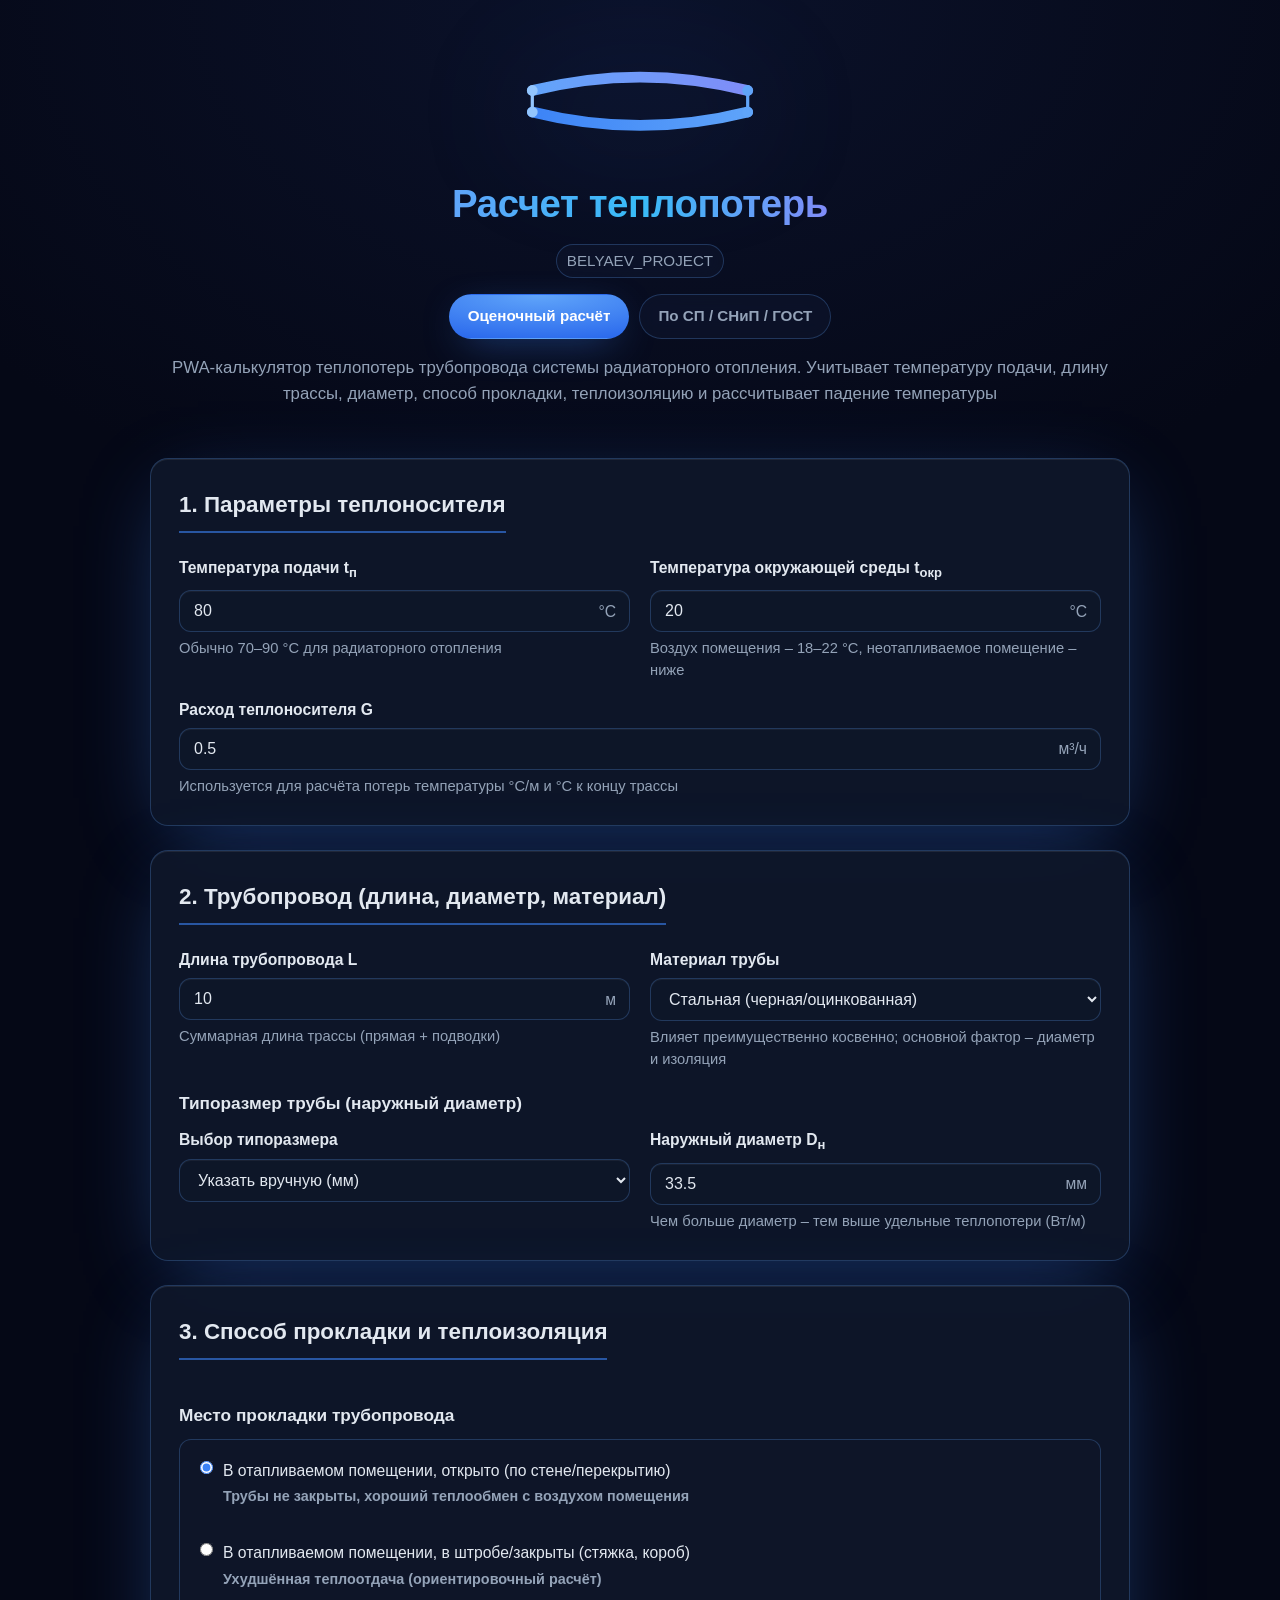
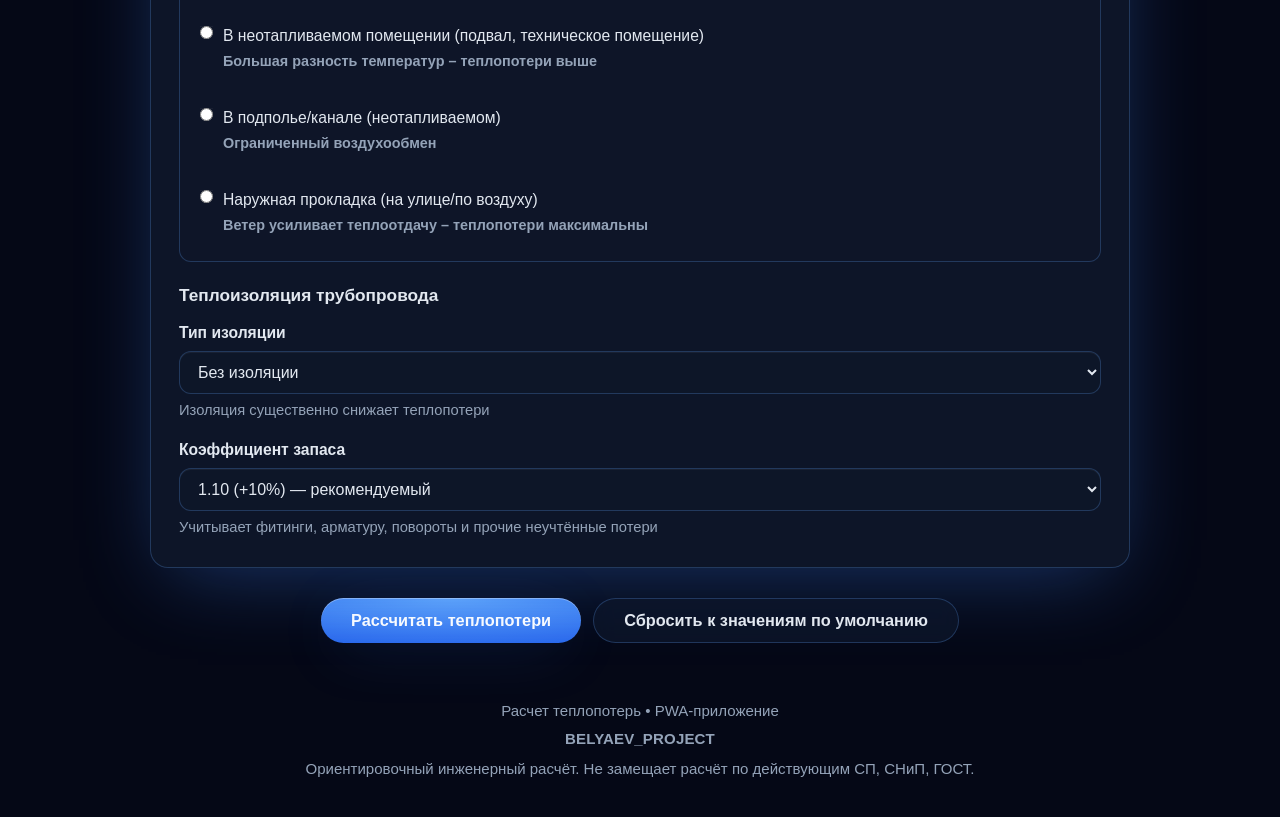
<file: index.html>
<!DOCTYPE html>
<html lang="ru">
<head>
  <meta charset="UTF-8" />
  <meta name="viewport" content="width=device-width, initial-scale=1.0, viewport-fit=cover" />
  <meta name="theme-color" content="#1e3a8a" />
  <meta name="apple-mobile-web-app-capable" content="yes" />
  <meta name="apple-mobile-web-app-status-bar-style" content="black-translucent" />
  <meta name="description" content="PWA-калькулятор теплопотерь трубопровода радиаторного отопления. Расчет теплопотерь Вт/м, Вт, кВт и падения температуры °С/м, °С. BELYAEV_PROJECT" />
  <link rel="manifest" href="manifest.json" />
  <link rel="apple-touch-icon" href="icons/icon-192.png" />
  <link rel="icon" type="image/png" href="icons/icon-192.png" />
  <title>Расчет теплопотерь — PWA | BELYAEV_PROJECT</title>
  <link rel="stylesheet" href="assets/styles.css" />
</head>
<body>
  <div class="container">
    <header>
      <div class="brand">
        <svg class="splash-curve" width="320" height="140" viewBox="0 0 520 180" xmlns="http://www.w3.org/2000/svg" aria-hidden="true">
          <defs>
            <linearGradient id="g1" x1="40" y1="60" x2="480" y2="60" gradientUnits="userSpaceOnUse">
              <stop stop-color="#60a5fa"/>
              <stop offset="1" stop-color="#818cf8"/>
            </linearGradient>
            <linearGradient id="g2" x1="40" y1="120" x2="480" y2="120" gradientUnits="userSpaceOnUse">
              <stop stop-color="#3b82f6"/>
              <stop offset="1" stop-color="#60a5fa"/>
            </linearGradient>
          </defs>
          <path d="M60 70 Q260 20 460 70" stroke="url(#g1)" stroke-width="20" fill="none" stroke-linecap="round"/>
          <path d="M60 110 Q260 160 460 110" stroke="url(#g2)" stroke-width="20" fill="none" stroke-linecap="round"/>
          <circle cx="60" cy="70" r="10" fill="#93c5fd"/>
          <circle cx="460" cy="70" r="10" fill="#60a5fa"/>
          <circle cx="60" cy="110" r="10" fill="#93c5fd"/>
          <circle cx="460" cy="110" r="10" fill="#60a5fa"/>
          <path d="M60 70 L60 110" stroke="#93c5fd" stroke-width="6" stroke-linecap="round"/>
          <path d="M460 70 L460 110" stroke="#60a5fa" stroke-width="6" stroke-linecap="round"/>
        </svg>
        <h1 class="app-title">Расчет теплопотерь</h1>
        <div class="project-tag">BELYAEV_PROJECT</div>
      </div>
      <nav class="topnav">
        <a href="index.html" class="active">Оценочный расчёт</a>
        <a href="sp.html">По СП / СНиП / ГОСТ</a>
      </nav>
      <p class="subtitle">PWA-калькулятор теплопотерь трубопровода системы радиаторного отопления. Учитывает температуру подачи, длину трассы, диаметр, способ прокладки, теплоизоляцию и рассчитывает падение температуры</p>
    </header>

    <form id="heatLossForm">
      <div class="card">
        <h2>1. Параметры теплоносителя</h2>
        <div class="grid grid-2">
          <div class="form-group">
            <label for="tSupply">Температура подачи t<sub>п</sub></label>
            <div class="input-wrapper">
              <input type="number" id="tSupply" step="0.1" min="40" max="110" value="80" required />
              <span class="unit">°С</span>
            </div>
            <p class="help-text">Обычно 70–90 °С для радиаторного отопления</p>
          </div>
          <div class="form-group">
            <label for="tEnv">Температура окружающей среды t<sub>окр</sub></label>
            <div class="input-wrapper">
              <input type="number" id="tEnv" step="0.1" min="-40" max="40" value="20" required />
              <span class="unit">°С</span>
            </div>
            <p class="help-text">Воздух помещения – 18–22 °С, неотапливаемое помещение – ниже</p>
          </div>
        </div>
        <div class="form-group" style="margin-top: clamp(10px,2vw,16px)">
          <label for="flowRate">Расход теплоносителя G</label>
          <div class="input-wrapper">
            <input type="number" id="flowRate" step="0.01" min="0.01" max="10000" value="0.5" required />
            <span class="unit">м³/ч</span>
          </div>
          <p class="help-text">Используется для расчёта потерь температуры °С/м и °С к концу трассы</p>
        </div>
      </div>

      <div class="card">
        <h2>2. Трубопровод (длина, диаметр, материал)</h2>
        <div class="grid grid-2">
          <div class="form-group">
            <label for="pipeLength">Длина трубопровода L</label>
            <div class="input-wrapper">
              <input type="number" id="pipeLength" step="0.1" min="0.1" max="10000" value="10" required />
              <span class="unit">м</span>
            </div>
            <p class="help-text">Суммарная длина трассы (прямая + подводки)</p>
          </div>
          <div class="form-group">
            <label for="pipeMaterial">Материал трубы</label>
            <select id="pipeMaterial">
              <option value="steel">Стальная (черная/оцинкованная)</option>
              <option value="pp">Полипропилен (PP-R/PP-RCT)</option>
              <option value="pex">PEX/PEX-Al-PEX (металлопластик)</option>
              <option value="pe">ПЭ/PERT</option>
              <option value="cu">Медь</option>
            </select>
            <p class="help-text">Влияет преимущественно косвенно; основной фактор – диаметр и изоляция</p>
          </div>
        </div>
        <h3>Типоразмер трубы (наружный диаметр)</h3>
        <div class="grid grid-2">
          <div class="form-group">
            <label for="diameterType">Выбор типоразмера</label>
            <select id="diameterType">
              <option value="custom">Указать вручную (мм)</option>
              <optgroup label="Стальная ВГП (ГОСТ 3262-75), наружный Ø мм">
                <option value="15.9">Ду15 (Ø21.3)</option>
                <option value="21.3">Ду20 (Ø26.8)</option>
                <option value="26.8">Ду25 (Ø33.5)</option>
                <option value="33.5">Ду32 (Ø42.3)</option>
                <option value="42.3">Ду40 (Ø48.0)</option>
                <option value="48.0">Ду50 (Ø60.0)</option>
                <option value="60.3">Ду65 (Ø76.1)</option>
                <option value="73.0">Ду80 (Ø88.9)</option>
                <option value="88.9">Ду100 (Ø114.3)</option>
              </optgroup>
              <optgroup label="Полипропилен, наружный Ø мм">
                <option value="20.0">PP 20×3.4 (Ø20)</option>
                <option value="25.0">PP 25×4.2 (Ø25)</option>
                <option value="32.0">PP 32×5.4 (Ø32)</option>
                <option value="40.0">PP 40×6.7 (Ø40)</option>
                <option value="50.0">PP 50×8.4 (Ø50)</option>
                <option value="63.0">PP 63×10.5 (Ø63)</option>
                <option value="75.0">PP 75×12.5 (Ø75)</option>
                <option value="90.0">PP 90×15.0 (Ø90)</option>
              </optgroup>
              <optgroup label="Металлопластик, наружный Ø мм">
                <option value="16.0">16х2.0 (Ø16)</option>
                <option value="20.0">20х2.0 (Ø20)</option>
                <option value="26.0">26х3.0 (Ø26)</option>
                <option value="32.0">32х3.0 (Ø32)</option>
                <option value="40.0">40х3.5 (Ø40)</option>
                <option value="50.0">50х4.0 (Ø50)</option>
              </optgroup>
              <optgroup label="Медь, наружный Ø мм">
                <option value="15.0">15 (Ø15)</option>
                <option value="18.0">18 (Ø18)</option>
                <option value="22.0">22 (Ø22)</option>
                <option value="28.0">28 (Ø28)</option>
                <option value="35.0">35 (Ø35)</option>
                <option value="42.0">42 (Ø42)</option>
                <option value="54.0">54 (Ø54)</option>
              </optgroup>
            </select>
          </div>
          <div class="form-group">
            <label for="outerDiameter">Наружный диаметр D<sub>н</sub></label>
            <div class="input-wrapper">
              <input type="number" id="outerDiameter" step="0.1" min="6" max="200" value="33.5" required />
              <span class="unit">мм</span>
            </div>
            <p class="help-text">Чем больше диаметр – тем выше удельные теплопотери (Вт/м)</p>
          </div>
        </div>
      </div>

      <div class="card">
        <h2>3. Способ прокладки и теплоизоляция</h2>
        <h3>Место прокладки трубопровода</h3>
        <div class="radio-group">
          <label class="radio-item">
            <input type="radio" name="layingType" value="indoor_open" checked />
            <div class="radio-content">
              <span class="radio-label">В отапливаемом помещении, открыто (по стене/перекрытию)</span>
              <span class="radio-desc">Трубы не закрыты, хороший теплообмен с воздухом помещения</span>
            </div>
          </label>
          <label class="radio-item">
            <input type="radio" name="layingType" value="indoor_closed" />
            <div class="radio-content">
              <span class="radio-label">В отапливаемом помещении, в штробе/закрыты (стяжка, короб)</span>
              <span class="radio-desc">Ухудшённая теплоотдача (ориентировочный расчёт)</span>
            </div>
          </label>
          <label class="radio-item">
            <input type="radio" name="layingType" value="unheated_room" />
            <div class="radio-content">
              <span class="radio-label">В неотапливаемом помещении (подвал, техническое помещение)</span>
              <span class="radio-desc">Большая разность температур – теплопотери выше</span>
            </div>
          </label>
          <label class="radio-item">
            <input type="radio" name="layingType" value="crawl_space" />
            <div class="radio-content">
              <span class="radio-label">В подполье/канале (неотапливаемом)</span>
              <span class="radio-desc">Ограниченный воздухообмен</span>
            </div>
          </label>
          <label class="radio-item">
            <input type="radio" name="layingType" value="outdoor" />
            <div class="radio-content">
              <span class="radio-label">Наружная прокладка (на улице/по воздуху)</span>
              <span class="radio-desc">Ветер усиливает теплоотдачу – теплопотери максимальны</span>
            </div>
          </label>
        </div>

        <h3 style="margin-top: clamp(14px,2vw,20px)">Теплоизоляция трубопровода</h3>
        <div class="grid grid-2">
          <div class="form-group">
            <label for="insulationType">Тип изоляции</label>
            <select id="insulationType">
              <option value="none">Без изоляции</option>
              <option value="foam_pe">Пенополиэтилен (PE) — мягкая гильза</option>
              <option value="mineral_wool">Минеральная вата (маты/цилиндры)</option>
              <option value="ppu_shell">ППУ скорлупа</option>
              <option value="rubber">Каучук вспененный (EPDM)</option>
              <option value="foam">Пенополистирол скорлупа</option>
              <option value="custom">Указать толщину вручную</option>
            </select>
            <p class="help-text">Изоляция существенно снижает теплопотери</p>
          </div>
          <div class="form-group" id="insulationThicknessGroup" class="hidden">
            <label for="insulationThickness">Толщина теплоизоляции δ<sub>из</sub></label>
            <div class="input-wrapper">
              <input type="number" id="insulationThickness" step="1" min="0" max="100" value="20" />
              <span class="unit">мм</span>
            </div>
            <p class="help-text">Рекомендуется подбирать по диаметру и условиям прокладки</p>
          </div>
        </div>

        <div class="form-group" style="margin-top: clamp(10px,2vw,16px)">
          <label for="safetyFactor">Коэффициент запаса</label>
          <select id="safetyFactor">
            <option value="1.00">1.00 (без запаса)</option>
            <option value="1.05">1.05 (+5%)</option>
            <option value="1.10" selected>1.10 (+10%) — рекомендуемый</option>
            <option value="1.15">1.15 (+15%)</option>
            <option value="1.20">1.20 (+20%) — для неотапливаемых/уличных</option>
            <option value="1.30">1.30 (+30%)</option>
          </select>
          <p class="help-text">Учитывает фитинги, арматуру, повороты и прочие неучтённые потери</p>
        </div>
      </div>

      <div class="btn-group">
        <button type="submit" class="btn-primary">Рассчитать теплопотери</button>
        <button type="button" class="btn-secondary" id="resetBtn">Сбросить к значениям по умолчанию</button>
      </div>

      <div class="results" id="results">
        <h2>Результаты расчёта</h2>
        <div class="result-grid">
          <div class="result-item">
            <div class="result-label">Температура подачи t<sub>п</sub></div>
            <div class="result-value" id="tAvg">— °С</div>
          </div>
          <div class="result-item">
            <div class="result-label">Разность температур Δt = t<sub>п</sub> – t<sub>окр</sub></div>
            <div class="result-value" id="deltaT">— °С</div>
          </div>
          <div class="result-item">
            <div class="result-label">Наружный диаметр трубы D<sub>н</sub></div>
            <div class="result-value" id="dOutMm">— мм</div>
          </div>
          <div class="result-item">
            <div class="result-label">Поверхность трубы на 1 м, F<sub>1м</sub></div>
            <div class="result-value" id="surf1m">— м²/м</div>
          </div>
          <div class="result-item">
            <div class="result-label">Удельные теплопотери q</div>
            <div class="result-value" id="qPerM">— Вт/м</div>
            <div class="help-text" id="qNote"></div>
          </div>
          <div class="result-item">
            <div class="result-label">Теплопотери всего (без запаса)</div>
            <div class="result-value" id="qTotalNoSafe">— Вт</div>
          </div>
          <div class="result-item">
            <div class="result-label">Коэффициент запаса</div>
            <div class="result-value" id="safeFactorVal">—</div>
          </div>
          <div class="result-item">
            <div class="result-label">Теплопотери всего (с запасом)</div>
            <div class="result-value big" id="qTotalSafe">— Вт</div>
          </div>
          <div class="result-item">
            <div class="result-label">Теплопотери всего (с запасом)</div>
            <div class="result-value" id="qTotalKw">— кВт</div>
          </div>
          <div class="result-item">
            <div class="result-label">Потери температуры на 1 м трассы</div>
            <div class="result-value" id="dtPerM">— °С/м</div>
          </div>
          <div class="result-item">
            <div class="result-label">Потери температуры к концу трассы (L)</div>
            <div class="result-value" id="dtTotal">— °С</div>
          </div>
        </div>

        <div class="formula-box">
          <h4>Используемые формулы (информационно)</h4>
          <p>Удельные теплопотери неизолированной трубы:</p>
          <div class="formula">q<sub>1м,без</sub> = α<sub>н</sub> · π · D<sub>н</sub> / 1000 · (t<sub>п</sub> – t<sub>окр</sub>), [Вт/м]</div>
          <p>Теплопотери с учётом изоляции:</p>
          <div class="formula">q<sub>1м</sub> = q<sub>1м,без</sub> · K<sub>сн</sub>, [Вт/м]</div>
          <p>Общие теплопотери:</p>
          <div class="formula">Q = q<sub>1м</sub> · L · k<sub>зап</sub>, [Вт]</div>
          <p>Падение температуры теплоносителя (вода):</p>
          <div class="formula">Δt<sub>на 1 м</sub> = q<sub>1м</sub> / (G · ρ · c<sub>p</sub>), [°С/м]; &nbsp; Δt<sub>L</sub> = Δt<sub>на 1 м</sub> · L, [°С]</div>
          <div class="note"><strong>Примечание:</strong> Расчёт ориентировочный (оценочный). Приняты приближения: ρ<sub>вода</sub> ≈ 970 кг/м³, c<sub>p,вода</sub> ≈ 4186 Дж/(кг·°С), G переведён в м³/с. Фактические значения зависят от режима эксплуатации.</div>
        </div>
      </div>
    </form>

    <footer>
      <div>Расчет теплопотерь • PWA-приложение</div>
      <div class="footer-project">BELYAEV_PROJECT</div>
      <div style="margin-top:6px">Ориентировочный инженерный расчёт. Не замещает расчёт по действующим СП, СНиП, ГОСТ.</div>
    </footer>
  </div>

  <div class="install-banner" id="installBanner">
    <span>Установить приложение на устройство?</span>
    <button class="install-btn" id="installBtn">Установить</button>
    <button class="install-close" id="installClose">✕</button>
  </div>

  <script src="assets/app.js"></script>
</body>
</html>
</file>
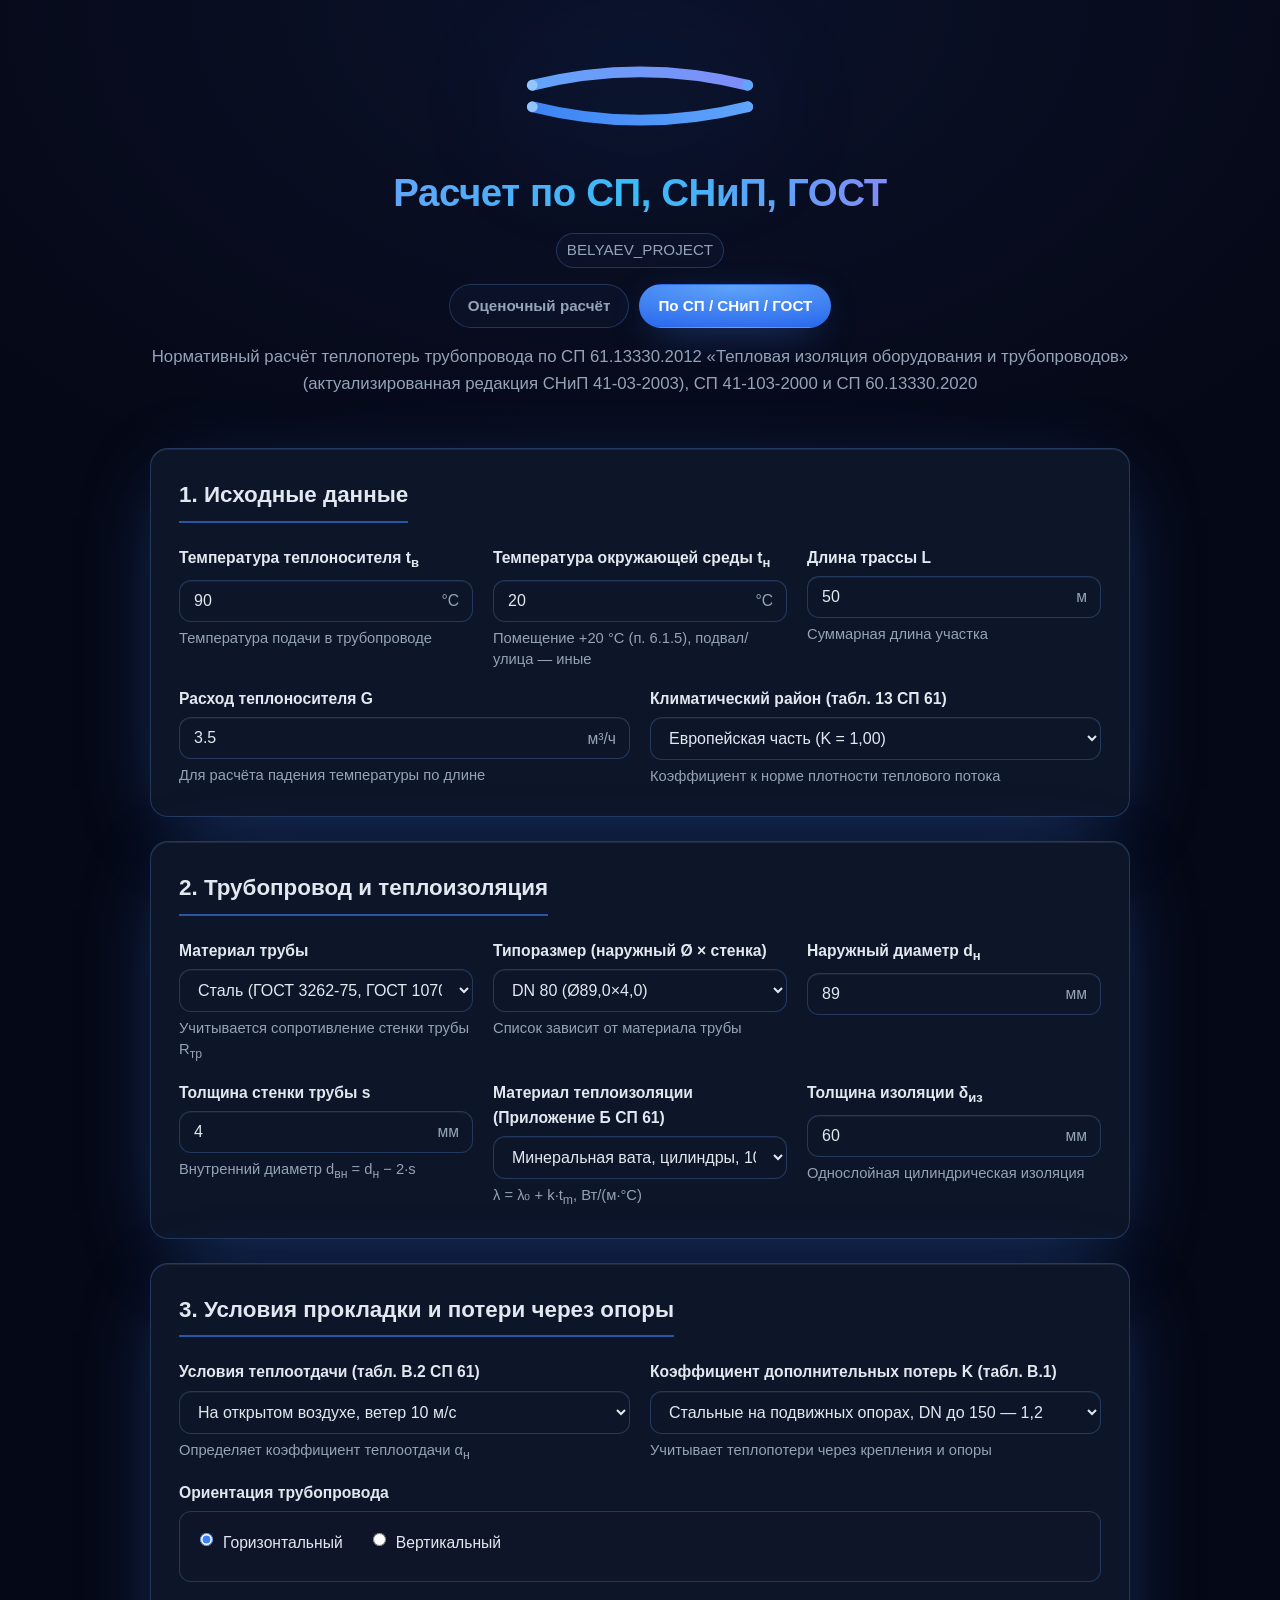
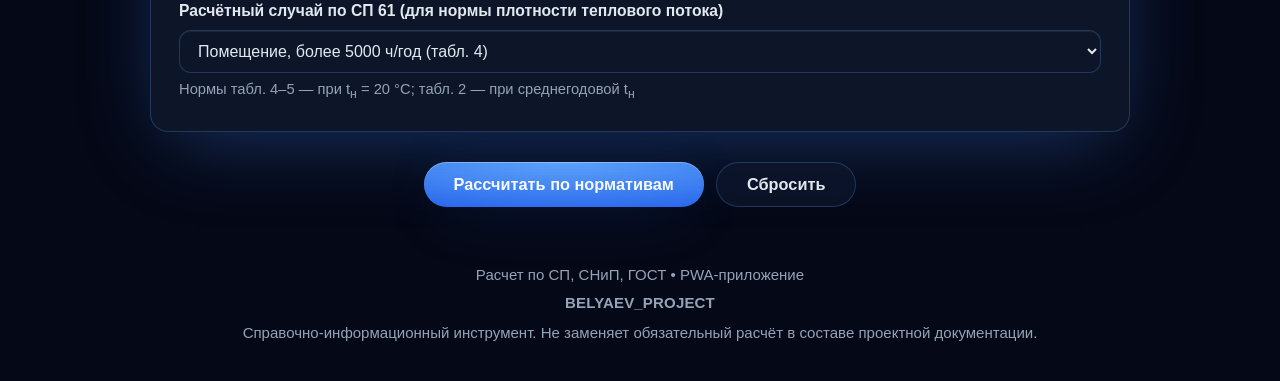
<file: sp.html>
<!DOCTYPE html>
<html lang="ru">
<head>
  <meta charset="UTF-8" />
  <meta name="viewport" content="width=device-width, initial-scale=1.0, viewport-fit=cover" />
  <meta name="theme-color" content="#1e3a8a" />
  <meta name="apple-mobile-web-app-capable" content="yes" />
  <meta name="description" content="Калькулятор теплопотерь трубопровода по СП 61.13330.2012, СП 41-103-2000, СП 60.13330.2020. BELYAEV_PROJECT" />
  <link rel="manifest" href="manifest.json" />
  <link rel="apple-touch-icon" href="icons/icon-192.png" />
  <link rel="icon" type="image/png" href="icons/icon-192.png" />
  <title>Расчет по СП, СНиП, ГОСТ — BELYAEV_PROJECT</title>
  <link rel="stylesheet" href="assets/styles.css" />
</head>
<body>
  <div class="container">
    <header>
      <div class="brand">
        <svg class="splash-curve" width="300" height="120" viewBox="0 0 520 180" xmlns="http://www.w3.org/2000/svg" aria-hidden="true">
          <defs>
            <linearGradient id="hg1" x1="40" y1="60" x2="480" y2="60" gradientUnits="userSpaceOnUse">
              <stop stop-color="#60a5fa"/><stop offset="1" stop-color="#818cf8"/>
            </linearGradient>
            <linearGradient id="hg2" x1="40" y1="120" x2="480" y2="120" gradientUnits="userSpaceOnUse">
              <stop stop-color="#3b82f6"/><stop offset="1" stop-color="#60a5fa"/>
            </linearGradient>
          </defs>
          <path d="M60 70 Q260 20 460 70" stroke="url(#hg1)" stroke-width="20" fill="none" stroke-linecap="round"/>
          <path d="M60 110 Q260 160 460 110" stroke="url(#hg2)" stroke-width="20" fill="none" stroke-linecap="round"/>
          <circle cx="60" cy="70" r="10" fill="#93c5fd"/><circle cx="460" cy="70" r="10" fill="#60a5fa"/>
          <circle cx="60" cy="110" r="10" fill="#93c5fd"/><circle cx="460" cy="110" r="10" fill="#60a5fa"/>
        </svg>
        <h1 class="app-title">Расчет по СП, СНиП, ГОСТ</h1>
        <div class="project-tag">BELYAEV_PROJECT</div>
      </div>
      <nav class="topnav">
        <a href="index.html">Оценочный расчёт</a>
        <a href="sp.html" class="active">По СП / СНиП / ГОСТ</a>
      </nav>
      <p class="subtitle">Нормативный расчёт теплопотерь трубопровода по СП 61.13330.2012 «Тепловая изоляция оборудования и трубопроводов» (актуализированная редакция СНиП 41-03-2003), СП 41-103-2000 и СП 60.13330.2020</p>
    </header>

    <form id="spForm">
      <div class="card">
        <h2>1. Исходные данные</h2>
        <div class="grid grid-3">
          <div class="form-group">
            <label for="spTv">Температура теплоносителя t<sub>в</sub></label>
            <div class="input-wrapper">
              <input type="number" id="spTv" step="0.1" min="20" max="400" value="90" required />
              <span class="unit">°С</span>
            </div>
            <p class="help-text">Температура подачи в трубопроводе</p>
          </div>
          <div class="form-group">
            <label for="spTn">Температура окружающей среды t<sub>н</sub></label>
            <div class="input-wrapper">
              <input type="number" id="spTn" step="0.1" min="-60" max="60" value="20" required />
              <span class="unit">°С</span>
            </div>
            <p class="help-text">Помещение +20 °С (п. 6.1.5), подвал/улица — иные</p>
          </div>
          <div class="form-group">
            <label for="spLength">Длина трассы L</label>
            <div class="input-wrapper">
              <input type="number" id="spLength" step="0.1" min="0.1" max="100000" value="50" required />
              <span class="unit">м</span>
            </div>
            <p class="help-text">Суммарная длина участка</p>
          </div>
        </div>
        <div class="grid grid-2" style="margin-top: clamp(10px,2vw,16px)">
          <div class="form-group">
            <label for="spFlow">Расход теплоносителя G</label>
            <div class="input-wrapper">
              <input type="number" id="spFlow" step="0.01" min="0.01" max="100000" value="3.5" required />
              <span class="unit">м³/ч</span>
            </div>
            <p class="help-text">Для расчёта падения температуры по длине</p>
          </div>
          <div class="form-group">
            <label for="spRegion">Климатический район (табл. 13 СП 61)</label>
            <select id="spRegion">
              <option value="eu">Европейская часть (K = 1,00)</option>
              <option value="siberia">Урал, Западная и Восточная Сибирь (K = 0,98)</option>
              <option value="far">Дальний Восток и Крайний Север (K = 0,96)</option>
            </select>
            <p class="help-text">Коэффициент к норме плотности теплового потока</p>
          </div>
        </div>
      </div>

      <div class="card">
        <h2>2. Трубопровод и теплоизоляция</h2>
        <div class="grid grid-3">
          <div class="form-group">
            <label for="spPipeMat">Материал трубы</label>
            <select id="spPipeMat">
              <option value="steel" selected>Сталь (ГОСТ 3262-75, ГОСТ 10704-91)</option>
              <option value="ppr">Полипропилен PP-R (ГОСТ 32415-2013, DIN 8077/8078)</option>
              <option value="pex">Сшитый полиэтилен PEX (DIN 16892)</option>
              <option value="mp">Металлопластик PEX-AL-PEX (ГОСТ Р 53630-2015)</option>
              <option value="copper">Медь (ГОСТ 617-2006, EN 1057)</option>
            </select>
            <p class="help-text">Учитывается сопротивление стенки трубы R<sub>тр</sub></p>
          </div>
          <div class="form-group">
            <label for="spDnSelect">Типоразмер (наружный Ø × стенка)</label>
            <select id="spDnSelect"></select>
            <p class="help-text">Список зависит от материала трубы</p>
          </div>
          <div class="form-group">
            <label for="spDn">Наружный диаметр d<sub>н</sub></label>
            <div class="input-wrapper">
              <input type="number" id="spDn" step="0.1" min="4" max="2000" value="89" required />
              <span class="unit">мм</span>
            </div>
          </div>
        </div>

        <div class="grid grid-3" style="margin-top: clamp(10px,2vw,16px)">
          <div class="form-group">
            <label for="spWall">Толщина стенки трубы s</label>
            <div class="input-wrapper">
              <input type="number" id="spWall" step="0.1" min="0.1" max="100" value="4" required />
              <span class="unit">мм</span>
            </div>
            <p class="help-text">Внутренний диаметр d<sub>вн</sub> = d<sub>н</sub> − 2·s</p>
          </div>
          <div class="form-group">
            <label for="spMaterial">Материал теплоизоляции (Приложение Б СП 61)</label>
            <select id="spMaterial">
              <option value="mw_cyl_100">Минеральная вата, цилиндры, 100 кг/м³</option>
              <option value="mw_cyl_80">Минеральная вата, цилиндры, 80 кг/м³</option>
              <option value="mw_cyl_150">Минеральная вата, цилиндры, 150 кг/м³</option>
              <option value="mw_mat_100">Маты минераловатные прошивные, 100 кг/м³</option>
              <option value="mw_super_45">Супертонкое базальтовое волокно, 40–60 кг/м³</option>
              <option value="glass_45">Супертонкое стеклянное волокно, 40–60 кг/м³</option>
              <option value="ppu_50">Пенополиуретан (ППУ), 50 кг/м³</option>
              <option value="ppu_40">Пенополиуретан (ППУ), 40 кг/м³</option>
              <option value="ppu_70">Пенополиуретан (ППУ), 70 кг/м³</option>
              <option value="rubber">Вспененный каучук (EPDM), 60–80 кг/м³</option>
              <option value="pe_20">Пенополиэтилен, 20 кг/м³</option>
              <option value="pe_50">Пенополиэтилен, 50 кг/м³</option>
              <option value="ps_25">Пенополистирол, 25 кг/м³</option>
              <option value="ps_17">Пенополистирол, 17 кг/м³</option>
            </select>
            <p class="help-text">λ = λ₀ + k·t<sub>m</sub>, Вт/(м·°С)</p>
          </div>
          <div class="form-group">
            <label for="spThickness">Толщина изоляции δ<sub>из</sub></label>
            <div class="input-wrapper">
              <input type="number" id="spThickness" step="1" min="0" max="500" value="60" required />
              <span class="unit">мм</span>
            </div>
            <p class="help-text">Однослойная цилиндрическая изоляция</p>
          </div>
        </div>
      </div>

      <div class="card">
        <h2>3. Условия прокладки и потери через опоры</h2>
        <div class="grid grid-2">
          <div class="form-group">
            <label for="spPlacement">Условия теплоотдачи (табл. В.2 СП 61)</label>
            <select id="spPlacement">
              <option value="indoor_high">В помещении, покрытие с высоким коэф. излучения</option>
              <option value="indoor_low">В помещении, покрытие с низким коэф. излучения</option>
              <option value="air_5">На открытом воздухе, ветер 5 м/с</option>
              <option value="air_10" selected>На открытом воздухе, ветер 10 м/с</option>
              <option value="air_15">На открытом воздухе, ветер 15 м/с</option>
              <option value="channel">В канале (α = 11 Вт/(м²·°С))</option>
            </select>
            <p class="help-text">Определяет коэффициент теплоотдачи α<sub>н</sub></p>
          </div>
          <div class="form-group">
            <label for="spK">Коэффициент дополнительных потерь K (табл. В.1)</label>
            <select id="spK">
              <option value="steel_movable_small">Стальные на подвижных опорах, DN до 150 — 1,2</option>
              <option value="steel_movable_big">Стальные на подвижных опорах, DN 150 и более — 1,15</option>
              <option value="steel_suspended">Стальные на подвесных опорах — 1,05</option>
              <option value="nonmetal">Неметаллические трубы — 1,7</option>
              <option value="channelless">Бесканальная прокладка — 1,15</option>
              <option value="none">Без учёта дополнительных потерь — 1,0</option>
            </select>
            <p class="help-text">Учитывает теплопотери через крепления и опоры</p>
          </div>
        </div>

        <div class="form-group" style="margin-top: clamp(10px,2vw,16px)">
          <label>Ориентация трубопровода</label>
          <div class="radio-group" style="flex-direction:row;flex-wrap:wrap">
            <label class="radio-item">
              <input type="radio" name="spOrient" value="horizontal" checked />
              <span class="radio-label">Горизонтальный</span>
            </label>
            <label class="radio-item">
              <input type="radio" name="spOrient" value="vertical" />
              <span class="radio-label">Вертикальный</span>
            </label>
          </div>
        </div>

        <div class="form-group" style="margin-top: clamp(10px,2vw,16px)">
          <label for="spNormCase">Расчётный случай по СП 61 (для нормы плотности теплового потока)</label>
          <select id="spNormCase">
            <option value="indoor_long">Помещение, более 5000 ч/год (табл. 4)</option>
            <option value="indoor_short">Помещение, 5000 ч/год и менее (табл. 5)</option>
            <option value="air_long">Открытый воздух, более 5000 ч/год (табл. 2)</option>
          </select>
          <p class="help-text">Нормы табл. 4–5 — при t<sub>н</sub> = 20 °С; табл. 2 — при среднегодовой t<sub>н</sub></p>
        </div>
      </div>

      <div class="btn-group">
        <button type="submit" class="btn-primary">Рассчитать по нормативам</button>
        <button type="button" class="btn-secondary" id="spResetBtn">Сбросить</button>
      </div>

      <div class="results" id="spResults">
        <h2>Результаты нормативного расчёта</h2>

        <!-- Вердикты -->
        <div class="verdict" id="rVerdict">—</div>
        <div class="verdict" id="rSurfVerdict">—</div>

        <!-- Инфографика: сравнение с нормой -->
        <div id="spNormBlock">
          <h3>Сравнение с нормативной плотностью теплового потока</h3>
          <div class="barchart">
            <div class="bar-row">
              <span class="bar-name">Факт</span>
              <div class="bar-track"><div class="bar-fill fact" id="barQ"></div></div>
              <span class="bar-val" id="barQLabel">—</span>
            </div>
            <div class="bar-row">
              <span class="bar-name">Норма СП 61</span>
              <div class="bar-track"><div class="bar-fill norm" id="barQnorm"></div></div>
              <span class="bar-val" id="barQnormLabel">—</span>
            </div>
          </div>
        </div>

        <!-- Инфографика: температурный профиль -->
        <h3>Изменение температуры по длине трассы</h3>
        <svg id="tempProfile" viewBox="0 0 640 120" class="temp-profile" preserveAspectRatio="xMidYMid meet" aria-label="Температурный профиль"></svg>

        <!-- Инфографика: температура поверхности -->
        <h3>Температура поверхности изоляции (предел 35 °С)</h3>
        <div class="gauge">
          <div class="gauge-track">
            <div class="gauge-fill" id="surfBar" style="width:0%"></div>
            <div class="gauge-mark" id="surfMark" style="left:58%"></div>
          </div>
          <div class="gauge-scale"><span>0 °С</span><span>35 °С</span><span>60 °С</span></div>
        </div>

        <!-- Числовые результаты -->
        <h3>Расчётные параметры</h3>
        <div class="result-grid">
          <div class="result-item"><div class="result-label">Материал трубы, λ<sub>тр</sub></div><div class="result-value" id="rPipeMat">—</div></div>
          <div class="result-item"><div class="result-label">Внутренний диаметр d<sub>вн</sub></div><div class="result-value" id="rDvn">—</div></div>
          <div class="result-item"><div class="result-label">Сопротивление стенки трубы R<sub>тр</sub></div><div class="result-value" id="rRtr">—</div></div>
          <div class="result-item"><div class="result-label">Расчётная t материалов t<sub>m</sub></div><div class="result-value" id="rTm">—</div></div>
          <div class="result-item"><div class="result-label">Теплопроводность изоляции λ</div><div class="result-value" id="rLambda">—</div></div>
          <div class="result-item"><div class="result-label">Коэф. теплоотдачи α<sub>н</sub></div><div class="result-value" id="rAlpha">—</div></div>
          <div class="result-item"><div class="result-label">Коэф. доп. потерь K</div><div class="result-value" id="rK">—</div></div>
          <div class="result-item"><div class="result-label">Сопротивление изоляции R<sub>из</sub></div><div class="result-value" id="rRiz">—</div></div>
          <div class="result-item"><div class="result-label">Сопротивление теплоотдаче R<sub>н</sub></div><div class="result-value" id="rRn">—</div></div>
          <div class="result-item"><div class="result-label">Полное сопротивление R</div><div class="result-value" id="rRtot">—</div></div>
          <div class="result-item"><div class="result-label">Удельные теплопотери q</div><div class="result-value warning" id="rQ">—</div></div>
          <div class="result-item" id="itemQnorm"><div class="result-label">Норма q по СП 61</div><div class="result-value" id="rQnorm">—</div></div>
          <div class="result-item"><div class="result-label">Теплопотери всего Q</div><div class="result-value big" id="rQtot">—</div></div>
          <div class="result-item"><div class="result-label">Теплопотери Q, кВт</div><div class="result-value" id="rQkw">—</div></div>
          <div class="result-item"><div class="result-label">Температура поверхности изоляции</div><div class="result-value" id="rSurf">—</div></div>
          <div class="result-item"><div class="result-label">Падение температуры на 1 м</div><div class="result-value" id="rDtPerM">—</div></div>
          <div class="result-item"><div class="result-label">Падение температуры по трассе</div><div class="result-value" id="rDtTot">—</div></div>
          <div class="result-item"><div class="result-label">Температура в конце трассы</div><div class="result-value big" id="rTend">—</div></div>
        </div>

        <!-- Формулы -->
        <div class="formula-box">
          <h4>Методика расчёта (СП 61.13330.2012, Приложение В; СП 41-103-2000)</h4>
          <p>Сопротивление стенки трубы (учитывается для всех материалов; для стали мало́):</p>
          <div class="formula">R<sub>тр</sub> = ln(d<sub>н</sub> / d<sub>вн</sub>) / (2·π·λ<sub>тр</sub>), где d<sub>вн</sub> = d<sub>н</sub> − 2·s</div>
          <p>Полное линейное термическое сопротивление изолированного трубопровода:</p>
          <div class="formula">R = R<sub>тр</sub> + R<sub>из</sub> + R<sub>н</sub>, (м·°С)/Вт</div>
          <p>Термическое сопротивление цилиндрического слоя изоляции (формула В.5):</p>
          <div class="formula">R<sub>из</sub> = ln(d<sub>из</sub> / d<sub>н</sub>) / (2·π·λ<sub>из</sub>)</div>
          <p>Сопротивление теплоотдаче на наружной поверхности:</p>
          <div class="formula">R<sub>н</sub> = 1 / (π · d<sub>из</sub> · α<sub>н</sub>)</div>
          <p>Линейная плотность теплового потока (формула В.17 с K):</p>
          <div class="formula">q = K · (t<sub>в</sub> − t<sub>н</sub>) / (R<sub>тр</sub> + R<sub>из</sub> + R<sub>н</sub>), Вт/м</div>
          <p>Температура поверхности изоляции и суммарные потери:</p>
          <div class="formula">t<sub>пов</sub> = t<sub>в</sub> − q·(R<sub>тр</sub>+R<sub>из</sub>) = t<sub>н</sub> + q·R<sub>н</sub>; Q = q · L, Вт</div>
          <p>Падение температуры теплоносителя (вода ρ ≈ 970 кг/м³, c<sub>p</sub> ≈ 4186 Дж/(кг·°С)):</p>
          <div class="formula">Δt<sub>1м</sub> = q / (G/3600 · ρ · c<sub>p</sub>); Δt<sub>L</sub> = Δt<sub>1м</sub> · L</div>
          <p>Теплопроводность изоляции по Приложению Б: λ<sub>из</sub> = λ₀ + k·t<sub>m</sub>, где t<sub>m</sub> = (t<sub>в</sub>+40)/2 (помещение/канал) или t<sub>в</sub>/2 (наружный воздух зимой).</p>
          <p>Нормы плотности теплового потока (табл. 2, 4, 5) СП 61.13330.2012 приведены для <strong>стальных</strong> трубопроводов. Для труб из полимерных материалов (PP-R, PEX, металлопластик) и меди сравнение с этими нормами не выполняется — расчёт ведётся по общим формулам Приложения В с учётом R<sub>тр</sub>.</p>
        </div>

        <div class="note">
          <strong>Нормативная база:</strong> СП 61.13330.2012 (акт. редакция СНиП 41-03-2003), СП 41-103-2000, СП 60.13330.2020 (п. 6.2.7), ГОСТ 3262-75, ГОСТ 10704-91, ГОСТ 32415-2013, ГОСТ Р 53630-2015, ГОСТ 617-2006, ГОСТ 31311-2022. Приложение Б (λ изоляции), табл. В.1 (K опор), табл. В.2 (α<sub>н</sub>), табл. 2–5 (нормы q для стали), табл. 13 (районный коэффициент). Расчёт носит справочный характер; для проектной документации требуется полный расчёт по СП 61.13330.
        </div>
      </div>
    </form>

    <footer>
      <div>Расчет по СП, СНиП, ГОСТ • PWA-приложение</div>
      <div class="footer-project">BELYAEV_PROJECT</div>
      <div style="margin-top:6px">Справочно-информационный инструмент. Не заменяет обязательный расчёт в составе проектной документации.</div>
    </footer>
  </div>

  <script src="assets/sp.js"></script>
</body>
</html>
</file>
<file: assets/styles.css>
:root {
  --bg-primary: #0f172a;
  --bg-secondary: radial-gradient(1200px 800px at 50% 0%, #0b122b 0%, #050816 70%);
  --bg-card: rgba(15, 23, 42, 0.92);
  --text-primary: #e2e8f0;
  --text-secondary: #94a3b8;
  --border: rgba(96, 165, 250, 0.25);
  --primary: #3b82f6;
  --primary-hover: #2563eb;
  --success: #34d399;
  --warning: #fbbf24;
  --danger: #f87171;
  --light-gray: rgba(15, 23, 42, 0.6);
  --glass: blur(10px) saturate(140%);
}

* {
  margin: 0;
  padding: 0;
  box-sizing: border-box;
  font-family: -apple-system, BlinkMacSystemFont, "Segoe UI", Roboto, Oxygen, Ubuntu, Cantarell, sans-serif;
  -webkit-tap-highlight-color: transparent;
}

body {
  background: var(--bg-secondary);
  color: var(--text-primary);
  line-height: 1.6;
  padding: clamp(10px, 2vw, 20px);
  min-height: 100dvh;
}

.container {
  max-width: 980px;
  margin: 0 auto;
}

header {
  text-align: center;
  margin-bottom: clamp(16px, 3vw, 30px);
  padding: clamp(10px, 2vw, 20px) 0;
}

.brand {
  display: flex;
  flex-direction: column;
  align-items: center;
  justify-content: center;
  gap: clamp(6px, 1.5vw, 10px);
}

.splash-curve {
  width: min(280px, 80vw);
  height: auto;
  filter: drop-shadow(0 10px 60px rgba(59, 130, 246, 0.25));
}

.app-title {
  font-size: clamp(1.6rem, 5vw, 2.4rem);
  font-weight: 700;
  letter-spacing: -0.01em;
  background: linear-gradient(90deg, #60a5fa 0%, #38bdf8 50%, #818cf8 100%);
  -webkit-background-clip: text;
  background-clip: text;
  color: transparent;
}

.project-tag {
  font-size: clamp(0.85rem, 2vw, 0.95rem);
  color: var(--text-secondary);
  padding: 4px 10px;
  border-radius: 999px;
  border: 1px solid var(--border);
  background: rgba(15, 23, 42, 0.6);
  backdrop-filter: var(--glass);
  -webkit-backdrop-filter: var(--glass);
}

.subtitle {
  color: var(--text-secondary);
  font-size: clamp(0.92rem, 2vw, 1.05rem);
  margin-top: clamp(6px, 1.5vw, 10px);
}

.card {
  background: var(--bg-card);
  border-radius: clamp(14px, 2vw, 18px);
  box-shadow: 0 20px 80px -20px rgba(59, 130, 246, 0.4), inset 0 1px 0 rgba(255, 255, 255, 0.08);
  padding: clamp(16px, 3vw, 28px);
  margin-bottom: clamp(16px, 3vw, 24px);
  border: 1px solid var(--border);
  backdrop-filter: var(--glass);
  -webkit-backdrop-filter: var(--glass);
}

h2 {
  font-size: clamp(1.05rem, 2.5vw, 1.4rem);
  margin-bottom: clamp(14px, 2vw, 22px);
  color: var(--text-primary);
  border-bottom: 2px solid rgba(59, 130, 246, 0.6);
  padding-bottom: 8px;
  display: inline-block;
}

h3 {
  font-size: clamp(0.98rem, 2vw, 1.08rem);
  margin-bottom: 10px;
  margin-top: clamp(14px, 2vw, 20px);
  color: var(--text-primary);
}

.grid { display: grid; gap: clamp(14px, 2vw, 20px); }
.grid-2 { grid-template-columns: repeat(auto-fit, minmax(260px, 1fr)); }
.grid-3 { grid-template-columns: repeat(auto-fit, minmax(200px, 1fr)); }

.form-group { display: flex; flex-direction: column; }
label { font-weight: 600; margin-bottom: 6px; color: var(--text-primary); font-size: clamp(0.92rem, 2vw, 0.98rem); }
.input-wrapper { position: relative; display: flex; align-items: center; }

input, select {
  width: 100%;
  padding: clamp(9px, 2vw, 11px) clamp(12px, 2vw, 14px);
  border: 1px solid var(--border);
  border-radius: 12px;
  font-size: clamp(0.98rem, 2vw, 1rem);
  transition: all 0.2s ease;
  background: rgba(15, 23, 42, 0.7);
  color: var(--text-primary);
  box-shadow: inset 0 1px 0 rgba(255,255,255,0.05);
}

input::placeholder { color: rgba(148,163,184,0.6); }
input:focus, select:focus { outline: none; border-color: var(--primary); box-shadow: 0 0 0 3px rgba(59,130,246,0.25), inset 0 1px 0 rgba(255,255,255,0.08); }
select option { background: #0b122b; color: var(--text-primary); }

.unit { position: absolute; right: clamp(10px,2vw,14px); color: var(--text-secondary); font-size: clamp(0.92rem,2vw,0.98rem); pointer-events: none; }
.help-text { font-size: clamp(0.85rem,1.8vw,0.92rem); color: var(--text-secondary); margin-top: 6px; line-height: 1.45; }

.radio-group { display: flex; flex-direction: column; gap: 10px; padding: clamp(8px,2vw,10px); background: var(--light-gray); border-radius: 12px; border: 1px solid var(--border); }
.radio-item { display: flex; align-items: flex-start; gap: 10px; padding: clamp(6px,2vw,8px) clamp(6px,2vw,10px); border-radius: 10px; transition: background 0.2s; cursor: pointer; }
.radio-item:hover { background: rgba(59,130,246,0.15); }
.radio-item input[type="radio"] { width: auto; margin-top: 3px; accent-color: var(--primary); }
.radio-content { display: flex; flex-direction: column; }
.radio-label { font-weight: 500; margin-bottom: 2px; }
.radio-desc { font-size: clamp(0.84rem,1.8vw,0.9rem); color: var(--text-secondary); }

.btn-group { display: flex; gap: clamp(8px,2vw,12px); flex-wrap: wrap; justify-content: center; margin-top: clamp(18px,3vw,30px); }
button { padding: clamp(10px,2vw,12px) clamp(18px,4vw,30px); border-radius: 999px; font-size: clamp(0.98rem,2vw,1.02rem); font-weight: 600; border: none; cursor: pointer; transition: all 0.25s ease; }
.btn-primary { background: radial-gradient(120% 120% at 50% 0%, #60a5fa 0%, #2563eb 100%); color: #fff; box-shadow: 0 10px 60px -20px rgba(59,130,246,0.9), inset 0 1px 0 rgba(255,255,255,0.35); }
.btn-primary:hover { transform: translateY(-1px); filter: brightness(1.05); }
.btn-secondary { background: rgba(15,23,42,0.7); color: var(--text-primary); border: 1px solid var(--border); backdrop-filter: var(--glass); }
.btn-secondary:hover { background: rgba(15,23,42,0.85); }

.results { background: radial-gradient(1200px 600px at 50% 0%, rgba(16,185,129,0.12) 0%, rgba(15,23,42,0.96) 70%); border: 2px solid rgba(52,211,153,0.45); border-radius: clamp(14px,2vw,18px); padding: clamp(16px,3vw,24px); margin-top: clamp(16px,3vw,24px); display: none; box-shadow: 0 20px 80px -20px rgba(16,185,129,0.5), inset 0 1px 0 rgba(255,255,255,0.08); }
.results.show { display: block; animation: fadeIn 0.35s ease; }
@keyframes fadeIn { from { opacity:0; transform:translateY(10px);} to { opacity:1; transform:translateY(0);} }
.results h2 { border-bottom: 2px solid rgba(52,211,153,0.8); color: #34d399; }

.result-grid { display: grid; grid-template-columns: repeat(auto-fit, minmax(240px,1fr)); gap: clamp(10px,2vw,14px); margin-top: clamp(14px,2vw,20px); }
.result-item { background: rgba(15,23,42,0.92); padding: clamp(10px,2vw,14px); border-radius: 12px; border: 1px solid var(--border); box-shadow: inset 0 1px 0 rgba(255,255,255,0.05); }
.result-label { font-size: clamp(0.88rem,2vw,0.94rem); color: var(--text-secondary); margin-bottom: 4px; }
.result-value { font-size: clamp(1.08rem,2.5vw,1.4rem); font-weight: 700; color: var(--text-primary); }
.result-value.big { font-size: clamp(1.3rem,3.5vw,1.8rem); color: #34d399; text-shadow: 0 0 60px rgba(52,211,153,0.35); }
.result-value.warning { color: var(--warning); }
.result-value.danger { color: var(--danger); }

.formula-box { background: rgba(15,23,42,0.6); border-left: 4px solid var(--primary); padding: clamp(10px,2vw,14px); border-radius: 8px; margin-top: clamp(14px,2vw,18px); font-size: clamp(0.9rem,2vw,0.98rem); }
.formula-box h4 { margin-bottom: 8px; color: #60a5fa; }
.formula { font-family: "JetBrains Mono", "Courier New", monospace; background: rgba(15,23,42,0.92); padding: clamp(6px,2vw,8px) clamp(8px,2vw,10px); border-radius: 8px; margin: 6px 0; border: 1px solid var(--border); overflow-x: auto; }
.note { background: rgba(251,191,36,0.12); border: 1px solid rgba(251,191,36,0.45); border-radius: 12px; padding: clamp(10px,2vw,14px); margin-top: clamp(14px,2vw,18px); font-size: clamp(0.9rem,2vw,0.98rem); }
.note strong { color: var(--warning); }

table { width: 100%; border-collapse: collapse; margin-top: 10px; font-size: clamp(0.88rem,2vw,0.94rem); }
th, td { padding: clamp(6px,2vw,8px) clamp(6px,2vw,10px); text-align: left; border: 1px solid var(--border); }
th { background: rgba(15,23,42,0.8); font-weight: 600; }
.hidden { display: none; }

footer { text-align: center; margin-top: clamp(24px,4vw,40px); padding: clamp(10px,2vw,16px) 0; color: var(--text-secondary); font-size: clamp(0.88rem,2vw,0.94rem); }
.footer-project { color: #94a3b8; font-weight: 600; letter-spacing: 0.01em; margin-top: 4px; }

.install-banner { position: fixed; bottom: clamp(10px,2vw,16px); left: 50%; transform: translateX(-50%); background: rgba(15,23,42,0.96); color: var(--text-primary); border: 1px solid var(--border); padding: clamp(8px,2vw,10px) clamp(10px,2vw,14px); border-radius: 999px; box-shadow: 0 20px 80px -20px rgba(59,130,246,0.9); display: none; align-items: center; gap: clamp(8px,2vw,10px); backdrop-filter: var(--glass); z-index: 10; }
.install-banner.show { display: flex; animation: fadeIn 0.25s ease; }
.install-btn { background: radial-gradient(120% 120% at 50% 0%, #60a5fa 0%, #2563eb 100%); color: #fff; border: none; padding: clamp(6px,2vw,8px) clamp(10px,2vw,12px); border-radius: 999px; font-weight: 600; cursor: pointer; }
.install-close { background: transparent; color: var(--text-secondary); border: 1px solid transparent; padding: 6px 8px; border-radius: 999px; cursor: pointer; }

/* ---- Навигация между страницами ---- */
.topnav { display: flex; gap: clamp(6px,2vw,10px); justify-content: center; flex-wrap: wrap; margin: clamp(10px,2vw,16px) 0; }
.topnav a { text-decoration: none; color: var(--text-secondary); font-weight: 600; font-size: clamp(0.88rem,2vw,0.95rem); padding: clamp(7px,2vw,9px) clamp(12px,3vw,18px); border-radius: 999px; border: 1px solid var(--border); background: rgba(15,23,42,0.6); backdrop-filter: var(--glass); transition: all 0.2s ease; }
.topnav a:hover { color: var(--text-primary); border-color: var(--primary); }
.topnav a.active { color: #fff; background: radial-gradient(120% 120% at 50% 0%, #60a5fa 0%, #2563eb 100%); border-color: transparent; box-shadow: 0 10px 40px -16px rgba(59,130,246,0.9); }

/* ---- Вердикты (соответствие нормам) ---- */
.verdict { padding: clamp(10px,2vw,13px) clamp(12px,2vw,16px); border-radius: 12px; font-weight: 600; font-size: clamp(0.9rem,2vw,0.98rem); margin-top: clamp(8px,2vw,12px); border: 1px solid transparent; }
.verdict.ok { background: rgba(52,211,153,0.14); border-color: rgba(52,211,153,0.5); color: #6ee7b7; }
.verdict.bad { background: rgba(248,113,113,0.14); border-color: rgba(248,113,113,0.5); color: #fca5a5; }
.verdict.info { background: rgba(96,165,250,0.14); border-color: rgba(96,165,250,0.5); color: #93c5fd; font-weight: 500; }

/* ---- Инфографика: бары сравнения ---- */
.barchart { margin-top: clamp(10px,2vw,14px); display: flex; flex-direction: column; gap: 10px; }
.bar-row { display: grid; grid-template-columns: minmax(80px,110px) 1fr minmax(70px,90px); align-items: center; gap: clamp(8px,2vw,12px); }
.bar-name { font-size: clamp(0.85rem,2vw,0.92rem); color: var(--text-secondary); font-weight: 600; }
.bar-track { height: clamp(18px,3vw,24px); background: rgba(15,23,42,0.7); border: 1px solid var(--border); border-radius: 999px; overflow: hidden; }
.bar-fill { height: 100%; border-radius: 999px; transition: width 0.6s cubic-bezier(.2,.8,.2,1); }
.bar-fill.fact { background: linear-gradient(90deg,#f59e0b,#f87171); }
.bar-fill.norm { background: linear-gradient(90deg,#34d399,#60a5fa); }
.bar-val { font-size: clamp(0.85rem,2vw,0.95rem); font-weight: 700; text-align: right; }

/* ---- Инфографика: температурный профиль ---- */
.temp-profile { width: 100%; height: auto; margin-top: clamp(8px,2vw,12px); background: rgba(15,23,42,0.5); border: 1px solid var(--border); border-radius: 12px; }

/* ---- Инфографика: индикатор поверхности ---- */
.gauge { margin-top: clamp(10px,2vw,14px); }
.gauge-track { position: relative; height: clamp(20px,3.5vw,26px); background: rgba(15,23,42,0.7); border: 1px solid var(--border); border-radius: 999px; overflow: hidden; }
.gauge-fill { height: 100%; border-radius: 999px; transition: width 0.6s ease, background 0.6s ease; }
.gauge-mark { position: absolute; top: -3px; bottom: -3px; width: 3px; background: #fbbf24; border-radius: 2px; box-shadow: 0 0 10px rgba(251,191,36,0.9); }
.gauge-scale { display: flex; justify-content: space-between; font-size: clamp(0.78rem,1.8vw,0.84rem); color: var(--text-secondary); margin-top: 4px; }

/* ---- Таблицы-справочники ---- */
.ref-table-wrap { overflow-x: auto; margin-top: 10px; }
.ref-table-wrap table { min-width: 520px; }
</file>
